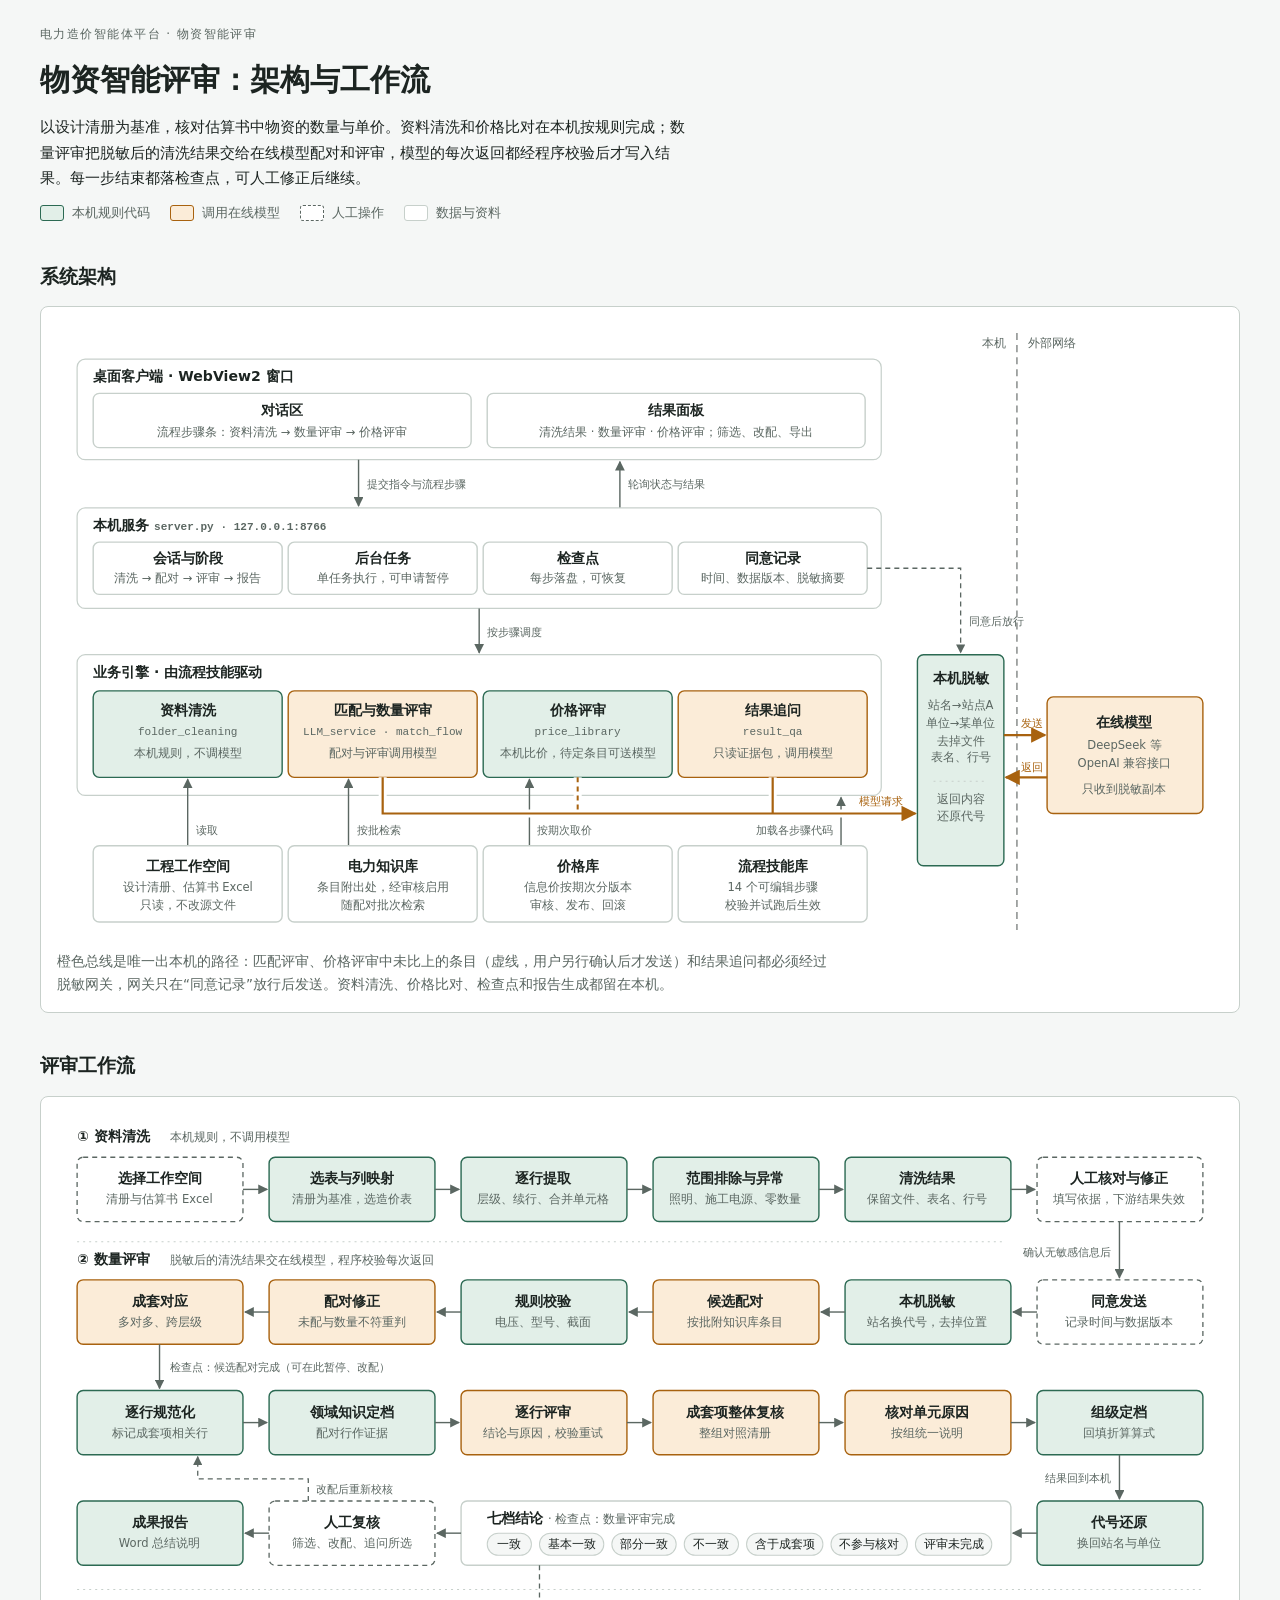
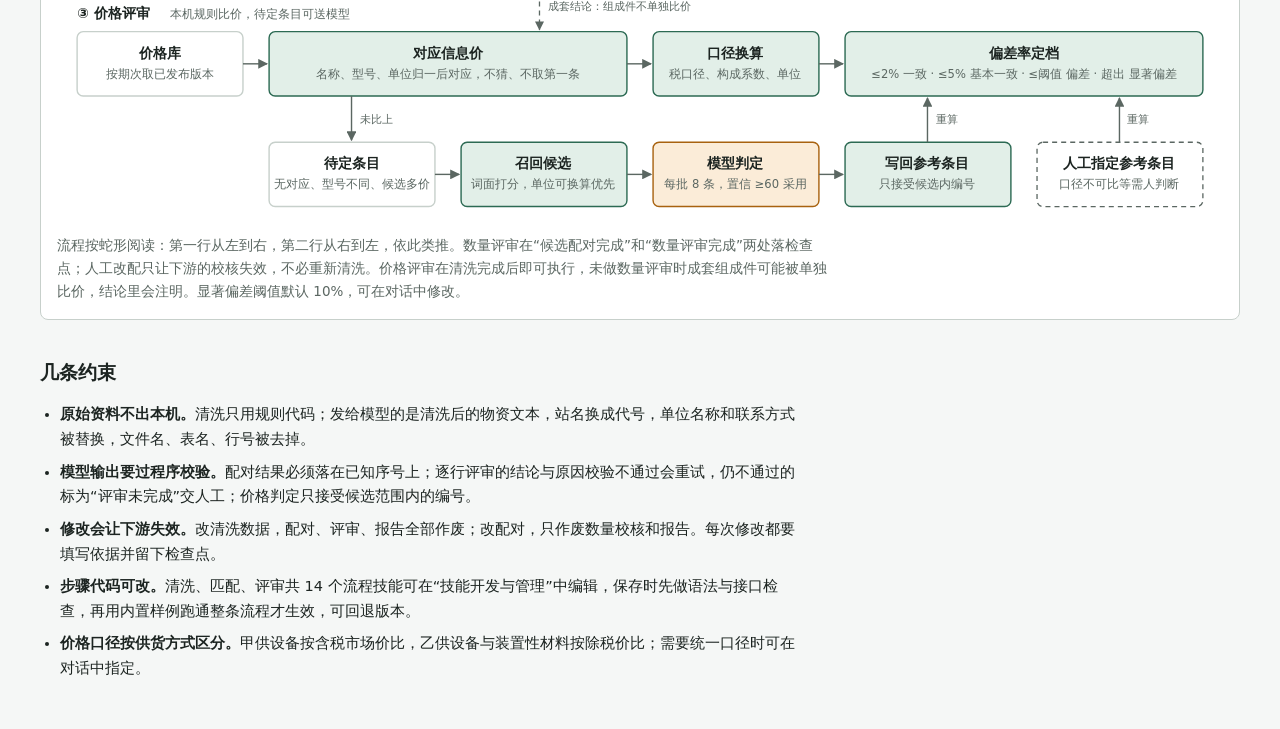
<file: static/help/material-review-flow.html>
<!doctype html>
<html lang="zh-CN">
<head>
<meta charset="utf-8">
<meta name="viewport" content="width=device-width, initial-scale=1">
<title>物资智能评审流程图</title>
<style>
/* 物资智能评审流程图：由“帮助 → 使用帮助”打开，本机静态页，不访问外网。
   版式：单栏阅读，两张横向流程图各自可横向滚动；颜色只编码“本机规则 / 在线模型 / 人工操作”三类 */
:root {
  --bg: #f5f7f6;
  --surface: #ffffff;
  --fg: #1c2421;
  --muted: #5b6762;
  --line: #c7d0cb;
  --local: #2c6a53;
  --local-tint: #e2efe8;
  --model: #a8620f;
  --model-tint: #fbecd8;
  --font-body: "Microsoft YaHei UI", "Microsoft YaHei", "PingFang SC", system-ui, sans-serif;
  --font-mono: Consolas, "Courier New", monospace;
}
html, body { margin: 0; }
body { background: var(--bg); color: var(--fg); font-family: var(--font-body); line-height: 1.7; }
.wrap { max-width: 1200px; margin: 0 auto; padding: 24px 20px 48px;
  display: grid; gap: 36px; }
header { display: grid; gap: 10px; }
.eyebrow { font-size: 12px; letter-spacing: .12em; color: var(--muted); }
h1 { margin: 0; font-size: 30px; font-weight: 700; text-wrap: balance; }
h2 { margin: 0; font-size: 19px; font-weight: 700; text-wrap: balance; }
p { margin: 0; max-width: 68ch; font-size: 15px; }
.legend { display: flex; flex-wrap: wrap; gap: 10px 20px; font-size: 13px; color: var(--muted); }
.legend span { display: inline-flex; align-items: center; gap: 8px; }
.sw { width: 22px; height: 14px; border-radius: 3px; border: 1.5px solid; display: inline-block; }
.sw.local { background: var(--local-tint); border-color: var(--local); }
.sw.model { background: var(--model-tint); border-color: var(--model); }
.sw.human { background: var(--surface); border: 1.5px dashed var(--muted); }
.sw.store { background: var(--surface); border-color: var(--line); }
section { display: grid; gap: 14px; }
figure { margin: 0; background: var(--surface); border: 1px solid var(--line); border-radius: 8px; padding: 16px; display: grid; gap: 12px; min-width: 0; }
.scroll { overflow-x: auto; }
figure svg { display: block; width: 100%; min-width: 960px; height: auto; font-family: var(--font-body); }
figcaption { font-size: 13.5px; color: var(--muted); max-width: 90ch; }
ul.notes { margin: 0; padding-left: 20px; display: grid; gap: 8px; max-width: 80ch; font-size: 14.5px; }
ul.notes b { font-weight: 600; }
code { font-family: var(--font-mono); font-size: .9em; }

/* SVG 元素 */
.box-local { fill: var(--local-tint); stroke: var(--local); stroke-width: 1.4; }
.box-model { fill: var(--model-tint); stroke: var(--model); stroke-width: 1.4; }
.box-human { fill: var(--surface); stroke: var(--muted); stroke-width: 1.3; stroke-dasharray: 5 4; }
.box-store { fill: var(--surface); stroke: var(--line); stroke-width: 1.4; }
.frame { fill: none; stroke: var(--line); stroke-width: 1.2; }
.chip { fill: var(--bg); stroke: var(--line); stroke-width: 1; }
.t { fill: var(--fg); font-size: 13.5px; font-weight: 700; }
.s { fill: var(--muted); font-size: 11.5px; }
.m { fill: var(--muted); font-size: 11px; font-family: var(--font-mono); }
.h { fill: var(--fg); font-size: 14px; font-weight: 700; }
.hs { fill: var(--muted); font-size: 12px; }
.lbl { fill: var(--muted); font-size: 11px; }
.lbl-model { fill: var(--model); font-size: 11px; font-weight: 500; }
.ct { fill: var(--fg); font-size: 11.5px; }
.ar { stroke: var(--muted); stroke-width: 1.4; fill: none; }
.ar-d { stroke: var(--muted); stroke-width: 1.3; fill: none; stroke-dasharray: 5 4; }
.bus { stroke: var(--model); stroke-width: 2.2; fill: none; }
.bus-d { stroke: var(--model); stroke-width: 2; fill: none; stroke-dasharray: 5 4; }
.halo { stroke: var(--surface); stroke-width: 8; fill: none; }
.div { stroke: var(--line); stroke-width: 1; stroke-dasharray: 2 4; }
.edge { stroke: var(--fg); stroke-width: 1.4; stroke-dasharray: 7 5; opacity: .55; }
.mk { fill: var(--muted); }
.mk-model { fill: var(--model); }
</style>
</head>
<body>

<div class="wrap">
  <header>
    <div class="eyebrow">电力造价智能体平台 · 物资智能评审</div>
    <h1>物资智能评审：架构与工作流</h1>
    <p>以设计清册为基准，核对估算书中物资的数量与单价。资料清洗和价格比对在本机按规则完成；数量评审把脱敏后的清洗结果交给在线模型配对和评审，模型的每次返回都经程序校验后才写入结果。每一步结束都落检查点，可人工修正后继续。</p>
    <div class="legend" aria-label="图例">
      <span><i class="sw local"></i>本机规则代码</span>
      <span><i class="sw model"></i>调用在线模型</span>
      <span><i class="sw human"></i>人工操作</span>
      <span><i class="sw store"></i>数据与资料</span>
    </div>
  </header>

  <section>
    <h2>系统架构</h2>
    <figure>
      <div class="scroll">
      <svg viewBox="0 0 1160 612" role="img" aria-label="系统架构：桌面客户端通过本机服务调度四个业务引擎；只有匹配评审、价格待定条目和结果追问经本机脱敏后调用外部在线模型。">
        <defs>
          <marker id="a1" viewBox="0 0 10 10" refX="9" refY="5" markerWidth="7" markerHeight="7" orient="auto-start-reverse"><path d="M0,0 L10,5 L0,10 z" class="mk"/></marker>
          <marker id="a1m" viewBox="0 0 10 10" refX="9" refY="5" markerWidth="7" markerHeight="7" orient="auto-start-reverse"><path d="M0,0 L10,5 L0,10 z" class="mk-model"/></marker>
        </defs>

        <!-- 本机 / 外部边界 -->
        <line x1="955" y1="10" x2="955" y2="604" class="edge"/>
        <text x="944" y="24" text-anchor="end" class="hs">本机</text>
        <text x="966" y="24" class="hs">外部网络</text>

        <!-- 客户端 -->
        <rect x="20" y="36" width="800" height="100" rx="8" class="frame"/>
        <text x="36" y="58" class="h">桌面客户端 · WebView2 窗口</text>
        <rect x="36" y="70" width="376" height="54" rx="6" class="box-store"/>
        <text x="224" y="92" text-anchor="middle" class="t">对话区</text>
        <text x="224" y="112" text-anchor="middle" class="s">流程步骤条：资料清洗 → 数量评审 → 价格评审</text>
        <rect x="428" y="70" width="376" height="54" rx="6" class="box-store"/>
        <text x="616" y="92" text-anchor="middle" class="t">结果面板</text>
        <text x="616" y="112" text-anchor="middle" class="s">清洗结果 · 数量评审 · 价格评审；筛选、改配、导出</text>

        <line x1="300" y1="136" x2="300" y2="182" class="ar" marker-end="url(#a1)"/>
        <text x="308" y="164" class="lbl">提交指令与流程步骤</text>
        <line x1="560" y1="184" x2="560" y2="138" class="ar" marker-end="url(#a1)"/>
        <text x="568" y="164" class="lbl">轮询状态与结果</text>

        <!-- 本机服务 -->
        <rect x="20" y="184" width="800" height="100" rx="8" class="frame"/>
        <text x="36" y="206" class="h">本机服务 <tspan class="m" font-size="12">server.py · 127.0.0.1:8766</tspan></text>
        <rect x="36" y="218" width="188" height="52" rx="6" class="box-store"/>
        <text x="130" y="239" text-anchor="middle" class="t">会话与阶段</text>
        <text x="130" y="258" text-anchor="middle" class="s">清洗 → 配对 → 评审 → 报告</text>
        <rect x="230" y="218" width="188" height="52" rx="6" class="box-store"/>
        <text x="324" y="239" text-anchor="middle" class="t">后台任务</text>
        <text x="324" y="258" text-anchor="middle" class="s">单任务执行，可申请暂停</text>
        <rect x="424" y="218" width="188" height="52" rx="6" class="box-store"/>
        <text x="518" y="239" text-anchor="middle" class="t">检查点</text>
        <text x="518" y="258" text-anchor="middle" class="s">每步落盘，可恢复</text>
        <rect x="618" y="218" width="188" height="52" rx="6" class="box-store"/>
        <text x="712" y="239" text-anchor="middle" class="t">同意记录</text>
        <text x="712" y="258" text-anchor="middle" class="s">时间、数据版本、脱敏摘要</text>

        <!-- 同意记录放行脱敏发送 -->
        <polyline points="806,244 899,244 899,328" class="ar-d" marker-end="url(#a1)"/>
        <text x="907" y="300" class="lbl">同意后放行</text>

        <line x1="420" y1="284" x2="420" y2="328" class="ar" marker-end="url(#a1)"/>
        <text x="428" y="311" class="lbl">按步骤调度</text>

        <!-- 业务引擎 -->
        <rect x="20" y="330" width="800" height="140" rx="8" class="frame"/>
        <text x="36" y="352" class="h">业务引擎 · 由流程技能驱动</text>
        <rect x="36" y="366" width="188" height="86" rx="6" class="box-local"/>
        <text x="130" y="390" text-anchor="middle" class="t">资料清洗</text>
        <text x="130" y="410" text-anchor="middle" class="m">folder_cleaning</text>
        <text x="130" y="432" text-anchor="middle" class="s">本机规则，不调模型</text>
        <rect x="230" y="366" width="188" height="86" rx="6" class="box-model"/>
        <text x="324" y="390" text-anchor="middle" class="t">匹配与数量评审</text>
        <text x="324" y="410" text-anchor="middle" class="m">LLM_service · match_flow</text>
        <text x="324" y="432" text-anchor="middle" class="s">配对与评审调用模型</text>
        <rect x="424" y="366" width="188" height="86" rx="6" class="box-local"/>
        <text x="518" y="390" text-anchor="middle" class="t">价格评审</text>
        <text x="518" y="410" text-anchor="middle" class="m">price_library</text>
        <text x="518" y="432" text-anchor="middle" class="s">本机比价，待定条目可送模型</text>
        <rect x="618" y="366" width="188" height="86" rx="6" class="box-model"/>
        <text x="712" y="390" text-anchor="middle" class="t">结果追问</text>
        <text x="712" y="410" text-anchor="middle" class="m">result_qa</text>
        <text x="712" y="432" text-anchor="middle" class="s">只读证据包，调用模型</text>

        <!-- 资料 → 引擎 -->
        <line x1="130" y1="520" x2="130" y2="454" class="ar" marker-end="url(#a1)"/>
        <text x="138" y="508" class="lbl">读取</text>
        <line x1="290" y1="520" x2="290" y2="454" class="ar" marker-end="url(#a1)"/>
        <text x="298" y="508" class="lbl">按批检索</text>
        <line x1="470" y1="520" x2="470" y2="454" class="ar" marker-end="url(#a1)"/>
        <text x="478" y="508" class="lbl">按期次取价</text>
        <line x1="780" y1="520" x2="780" y2="472" class="ar" marker-end="url(#a1)"/>
        <text x="772" y="508" class="lbl" text-anchor="end">加载各步骤代码</text>

        <!-- 模型请求总线（带底色桥接，压在资料箭头之上） -->
        <polyline points="324,452 324,488 856,488" class="halo"/>
        <line x1="518" y1="452" x2="518" y2="488" class="halo"/>
        <line x1="712" y1="452" x2="712" y2="488" class="halo"/>
        <polyline points="324,452 324,488 854,488" class="bus" marker-end="url(#a1m)"/>
        <line x1="518" y1="452" x2="518" y2="488" class="bus-d"/>
        <line x1="712" y1="452" x2="712" y2="488" class="bus"/>
        <text x="820" y="480" text-anchor="middle" class="lbl-model">模型请求</text>

        <!-- 脱敏网关 -->
        <rect x="856" y="330" width="86" height="210" rx="6" class="box-local"/>
        <text x="899" y="358" text-anchor="middle" class="t">本机脱敏</text>
        <text x="899" y="384" text-anchor="middle" class="s">站名→站点A</text>
        <text x="899" y="402" text-anchor="middle" class="s">单位→某单位</text>
        <text x="899" y="420" text-anchor="middle" class="s">去掉文件</text>
        <text x="899" y="436" text-anchor="middle" class="s">表名、行号</text>
        <line x1="872" y1="456" x2="926" y2="456" class="div"/>
        <text x="899" y="478" text-anchor="middle" class="s">返回内容</text>
        <text x="899" y="494" text-anchor="middle" class="s">还原代号</text>

        <!-- 在线模型 -->
        <rect x="985" y="372" width="155" height="116" rx="6" class="box-model"/>
        <text x="1062" y="402" text-anchor="middle" class="t">在线模型</text>
        <text x="1062" y="424" text-anchor="middle" class="s">DeepSeek 等</text>
        <text x="1062" y="442" text-anchor="middle" class="s">OpenAI 兼容接口</text>
        <text x="1062" y="468" text-anchor="middle" class="s">只收到脱敏副本</text>
        <line x1="942" y1="410" x2="983" y2="410" class="bus" marker-end="url(#a1m)"/>
        <text x="970" y="402" text-anchor="middle" class="lbl-model">发送</text>
        <line x1="985" y1="452" x2="944" y2="452" class="bus" marker-end="url(#a1m)"/>
        <text x="970" y="446" text-anchor="middle" class="lbl-model">返回</text>

        <!-- 资料与库 -->
        <rect x="36" y="520" width="188" height="76" rx="6" class="box-store"/>
        <text x="130" y="545" text-anchor="middle" class="t">工程工作空间</text>
        <text x="130" y="565" text-anchor="middle" class="s">设计清册、估算书 Excel</text>
        <text x="130" y="583" text-anchor="middle" class="s">只读，不改源文件</text>
        <rect x="230" y="520" width="188" height="76" rx="6" class="box-store"/>
        <text x="324" y="545" text-anchor="middle" class="t">电力知识库</text>
        <text x="324" y="565" text-anchor="middle" class="s">条目附出处，经审核启用</text>
        <text x="324" y="583" text-anchor="middle" class="s">随配对批次检索</text>
        <rect x="424" y="520" width="188" height="76" rx="6" class="box-store"/>
        <text x="518" y="545" text-anchor="middle" class="t">价格库</text>
        <text x="518" y="565" text-anchor="middle" class="s">信息价按期次分版本</text>
        <text x="518" y="583" text-anchor="middle" class="s">审核、发布、回滚</text>
        <rect x="618" y="520" width="188" height="76" rx="6" class="box-store"/>
        <text x="712" y="545" text-anchor="middle" class="t">流程技能库</text>
        <text x="712" y="565" text-anchor="middle" class="s">14 个可编辑步骤</text>
        <text x="712" y="583" text-anchor="middle" class="s">校验并试跑后生效</text>
      </svg>
      </div>
      <figcaption>橙色总线是唯一出本机的路径：匹配评审、价格评审中未比上的条目（虚线，用户另行确认后才发送）和结果追问都必须经过脱敏网关，网关只在“同意记录”放行后发送。资料清洗、价格比对、检查点和报告生成都留在本机。</figcaption>
    </figure>
  </section>

  <section>
    <h2>评审工作流</h2>
    <figure>
      <div class="scroll">
      <svg viewBox="0 0 1160 706" role="img" aria-label="评审工作流：资料清洗六步在本机完成；数量评审先脱敏，再经候选配对、规则校验、配对修正、成套对应，随后逐行与组级评审，结果还原后给出七档结论；价格评审对应信息价、换算口径后按偏差率定档，未比上的条目可召回候选交模型判定。">
        <defs>
          <marker id="a2" viewBox="0 0 10 10" refX="9" refY="5" markerWidth="7" markerHeight="7" orient="auto-start-reverse"><path d="M0,0 L10,5 L0,10 z" class="mk"/></marker>
        </defs>

        <!-- ① 资料清洗 -->
        <text x="20" y="28" class="h">① 资料清洗</text>
        <text x="112" y="28" class="hs">本机规则，不调用模型</text>
        <rect x="20" y="44" width="165" height="64" rx="6" class="box-human"/>
        <text x="102" y="70" text-anchor="middle" class="t">选择工作空间</text>
        <text x="102" y="90" text-anchor="middle" class="s">清册与估算书 Excel</text>
        <rect x="211" y="44" width="165" height="64" rx="6" class="box-local"/>
        <text x="293" y="70" text-anchor="middle" class="t">选表与列映射</text>
        <text x="293" y="90" text-anchor="middle" class="s">清册为基准，选造价表</text>
        <rect x="402" y="44" width="165" height="64" rx="6" class="box-local"/>
        <text x="484" y="70" text-anchor="middle" class="t">逐行提取</text>
        <text x="484" y="90" text-anchor="middle" class="s">层级、续行、合并单元格</text>
        <rect x="593" y="44" width="165" height="64" rx="6" class="box-local"/>
        <text x="675" y="70" text-anchor="middle" class="t">范围排除与异常</text>
        <text x="675" y="90" text-anchor="middle" class="s">照明、施工电源、零数量</text>
        <rect x="784" y="44" width="165" height="64" rx="6" class="box-local"/>
        <text x="866" y="70" text-anchor="middle" class="t">清洗结果</text>
        <text x="866" y="90" text-anchor="middle" class="s">保留文件、表名、行号</text>
        <rect x="975" y="44" width="165" height="64" rx="6" class="box-human"/>
        <text x="1057" y="70" text-anchor="middle" class="t">人工核对与修正</text>
        <text x="1057" y="90" text-anchor="middle" class="s">填写依据，下游结果失效</text>
        <line x1="185" y1="76" x2="209" y2="76" class="ar" marker-end="url(#a2)"/>
        <line x1="376" y1="76" x2="400" y2="76" class="ar" marker-end="url(#a2)"/>
        <line x1="567" y1="76" x2="591" y2="76" class="ar" marker-end="url(#a2)"/>
        <line x1="758" y1="76" x2="782" y2="76" class="ar" marker-end="url(#a2)"/>
        <line x1="949" y1="76" x2="973" y2="76" class="ar" marker-end="url(#a2)"/>

        <line x1="20" y1="128" x2="940" y2="128" class="div"/>
        <line x1="1057" y1="108" x2="1057" y2="164" class="ar" marker-end="url(#a2)"/>
        <text x="1049" y="142" text-anchor="end" class="lbl">确认无敏感信息后</text>

        <!-- ② 数量评审 -->
        <text x="20" y="150" class="h">② 数量评审</text>
        <text x="112" y="150" class="hs">脱敏后的清洗结果交在线模型，程序校验每次返回</text>
        <!-- 2a：右 → 左 -->
        <rect x="975" y="166" width="165" height="64" rx="6" class="box-human"/>
        <text x="1057" y="192" text-anchor="middle" class="t">同意发送</text>
        <text x="1057" y="212" text-anchor="middle" class="s">记录时间与数据版本</text>
        <rect x="784" y="166" width="165" height="64" rx="6" class="box-local"/>
        <text x="866" y="192" text-anchor="middle" class="t">本机脱敏</text>
        <text x="866" y="212" text-anchor="middle" class="s">站名换代号，去掉位置</text>
        <rect x="593" y="166" width="165" height="64" rx="6" class="box-model"/>
        <text x="675" y="192" text-anchor="middle" class="t">候选配对</text>
        <text x="675" y="212" text-anchor="middle" class="s">按批附知识库条目</text>
        <rect x="402" y="166" width="165" height="64" rx="6" class="box-local"/>
        <text x="484" y="192" text-anchor="middle" class="t">规则校验</text>
        <text x="484" y="212" text-anchor="middle" class="s">电压、型号、截面</text>
        <rect x="211" y="166" width="165" height="64" rx="6" class="box-model"/>
        <text x="293" y="192" text-anchor="middle" class="t">配对修正</text>
        <text x="293" y="212" text-anchor="middle" class="s">未配与数量不符重判</text>
        <rect x="20" y="166" width="165" height="64" rx="6" class="box-model"/>
        <text x="102" y="192" text-anchor="middle" class="t">成套对应</text>
        <text x="102" y="212" text-anchor="middle" class="s">多对多、跨层级</text>
        <line x1="975" y1="198" x2="951" y2="198" class="ar" marker-end="url(#a2)"/>
        <line x1="784" y1="198" x2="760" y2="198" class="ar" marker-end="url(#a2)"/>
        <line x1="593" y1="198" x2="569" y2="198" class="ar" marker-end="url(#a2)"/>
        <line x1="402" y1="198" x2="378" y2="198" class="ar" marker-end="url(#a2)"/>
        <line x1="211" y1="198" x2="187" y2="198" class="ar" marker-end="url(#a2)"/>

        <line x1="102" y1="230" x2="102" y2="274" class="ar" marker-end="url(#a2)"/>
        <text x="112" y="257" class="lbl">检查点：候选配对完成（可在此暂停、改配）</text>

        <!-- 2b：左 → 右 -->
        <rect x="20" y="276" width="165" height="64" rx="6" class="box-local"/>
        <text x="102" y="302" text-anchor="middle" class="t">逐行规范化</text>
        <text x="102" y="322" text-anchor="middle" class="s">标记成套项相关行</text>
        <rect x="211" y="276" width="165" height="64" rx="6" class="box-local"/>
        <text x="293" y="302" text-anchor="middle" class="t">领域知识定档</text>
        <text x="293" y="322" text-anchor="middle" class="s">配对行作证据</text>
        <rect x="402" y="276" width="165" height="64" rx="6" class="box-model"/>
        <text x="484" y="302" text-anchor="middle" class="t">逐行评审</text>
        <text x="484" y="322" text-anchor="middle" class="s">结论与原因，校验重试</text>
        <rect x="593" y="276" width="165" height="64" rx="6" class="box-model"/>
        <text x="675" y="302" text-anchor="middle" class="t">成套项整体复核</text>
        <text x="675" y="322" text-anchor="middle" class="s">整组对照清册</text>
        <rect x="784" y="276" width="165" height="64" rx="6" class="box-model"/>
        <text x="866" y="302" text-anchor="middle" class="t">核对单元原因</text>
        <text x="866" y="322" text-anchor="middle" class="s">按组统一说明</text>
        <rect x="975" y="276" width="165" height="64" rx="6" class="box-local"/>
        <text x="1057" y="302" text-anchor="middle" class="t">组级定档</text>
        <text x="1057" y="322" text-anchor="middle" class="s">回填折算算式</text>
        <line x1="185" y1="308" x2="209" y2="308" class="ar" marker-end="url(#a2)"/>
        <line x1="376" y1="308" x2="400" y2="308" class="ar" marker-end="url(#a2)"/>
        <line x1="567" y1="308" x2="591" y2="308" class="ar" marker-end="url(#a2)"/>
        <line x1="758" y1="308" x2="782" y2="308" class="ar" marker-end="url(#a2)"/>
        <line x1="949" y1="308" x2="973" y2="308" class="ar" marker-end="url(#a2)"/>

        <line x1="1057" y1="340" x2="1057" y2="384" class="ar" marker-end="url(#a2)"/>
        <text x="1049" y="367" text-anchor="end" class="lbl">结果回到本机</text>

        <!-- 2c：右 → 左 -->
        <rect x="975" y="386" width="165" height="64" rx="6" class="box-local"/>
        <text x="1057" y="412" text-anchor="middle" class="t">代号还原</text>
        <text x="1057" y="432" text-anchor="middle" class="s">换回站名与单位</text>
        <rect x="402" y="386" width="547" height="64" rx="6" class="box-store"/>
        <text x="428" y="408" class="t">七档结论 <tspan class="s" font-weight="400">· 检查点：数量评审完成</tspan></text>
        <g>
          <rect x="428" y="418" width="44" height="22" rx="11" class="chip"/><text x="450" y="433" text-anchor="middle" class="ct">一致</text>
          <rect x="480" y="418" width="64" height="22" rx="11" class="chip"/><text x="512" y="433" text-anchor="middle" class="ct">基本一致</text>
          <rect x="552" y="418" width="64" height="22" rx="11" class="chip"/><text x="584" y="433" text-anchor="middle" class="ct">部分一致</text>
          <rect x="624" y="418" width="54" height="22" rx="11" class="chip"/><text x="651" y="433" text-anchor="middle" class="ct">不一致</text>
          <rect x="686" y="418" width="76" height="22" rx="11" class="chip"/><text x="724" y="433" text-anchor="middle" class="ct">含于成套项</text>
          <rect x="770" y="418" width="76" height="22" rx="11" class="chip"/><text x="808" y="433" text-anchor="middle" class="ct">不参与核对</text>
          <rect x="854" y="418" width="76" height="22" rx="11" class="chip"/><text x="892" y="433" text-anchor="middle" class="ct">评审未完成</text>
        </g>
        <rect x="211" y="386" width="165" height="64" rx="6" class="box-human"/>
        <text x="293" y="412" text-anchor="middle" class="t">人工复核</text>
        <text x="293" y="432" text-anchor="middle" class="s">筛选、改配、追问所选</text>
        <rect x="20" y="386" width="165" height="64" rx="6" class="box-local"/>
        <text x="102" y="412" text-anchor="middle" class="t">成果报告</text>
        <text x="102" y="432" text-anchor="middle" class="s">Word 总结说明</text>
        <line x1="975" y1="418" x2="951" y2="418" class="ar" marker-end="url(#a2)"/>
        <line x1="402" y1="418" x2="378" y2="418" class="ar" marker-end="url(#a2)"/>
        <line x1="211" y1="418" x2="187" y2="418" class="ar" marker-end="url(#a2)"/>

        <!-- 改配回环 -->
        <polyline points="250,386 250,364 140,364 140,342" class="ar-d" marker-end="url(#a2)"/>
        <text x="258" y="378" class="lbl">改配后重新校核</text>

        <line x1="20" y1="474" x2="1140" y2="474" class="div"/>

        <!-- ③ 价格评审 -->
        <text x="20" y="502" class="h">③ 价格评审</text>
        <text x="112" y="502" class="hs">本机规则比价，待定条目可送模型</text>
        <line x1="480" y1="450" x2="480" y2="514" class="ar-d" marker-end="url(#a2)"/>
        <text x="488" y="494" class="lbl">成套结论：组成件不单独比价</text>

        <rect x="20" y="516" width="165" height="64" rx="6" class="box-store"/>
        <text x="102" y="542" text-anchor="middle" class="t">价格库</text>
        <text x="102" y="562" text-anchor="middle" class="s">按期次取已发布版本</text>
        <rect x="211" y="516" width="356" height="64" rx="6" class="box-local"/>
        <text x="389" y="542" text-anchor="middle" class="t">对应信息价</text>
        <text x="389" y="562" text-anchor="middle" class="s">名称、型号、单位归一后对应，不猜、不取第一条</text>
        <rect x="593" y="516" width="165" height="64" rx="6" class="box-local"/>
        <text x="675" y="542" text-anchor="middle" class="t">口径换算</text>
        <text x="675" y="562" text-anchor="middle" class="s">税口径、构成系数、单位</text>
        <rect x="784" y="516" width="356" height="64" rx="6" class="box-local"/>
        <text x="962" y="542" text-anchor="middle" class="t">偏差率定档</text>
        <text x="962" y="562" text-anchor="middle" class="s">≤2% 一致 · ≤5% 基本一致 · ≤阈值 偏差 · 超出 显著偏差</text>
        <line x1="185" y1="548" x2="209" y2="548" class="ar" marker-end="url(#a2)"/>
        <line x1="567" y1="548" x2="591" y2="548" class="ar" marker-end="url(#a2)"/>
        <line x1="758" y1="548" x2="782" y2="548" class="ar" marker-end="url(#a2)"/>

        <line x1="293" y1="580" x2="293" y2="624" class="ar" marker-end="url(#a2)"/>
        <text x="301" y="607" class="lbl">未比上</text>

        <rect x="211" y="626" width="165" height="64" rx="6" class="box-store"/>
        <text x="293" y="652" text-anchor="middle" class="t">待定条目</text>
        <text x="293" y="672" text-anchor="middle" class="s">无对应、型号不同、候选多价</text>
        <rect x="402" y="626" width="165" height="64" rx="6" class="box-local"/>
        <text x="484" y="652" text-anchor="middle" class="t">召回候选</text>
        <text x="484" y="672" text-anchor="middle" class="s">词面打分，单位可换算优先</text>
        <rect x="593" y="626" width="165" height="64" rx="6" class="box-model"/>
        <text x="675" y="652" text-anchor="middle" class="t">模型判定</text>
        <text x="675" y="672" text-anchor="middle" class="s">每批 8 条，置信 ≥60 采用</text>
        <rect x="784" y="626" width="165" height="64" rx="6" class="box-local"/>
        <text x="866" y="652" text-anchor="middle" class="t">写回参考条目</text>
        <text x="866" y="672" text-anchor="middle" class="s">只接受候选内编号</text>
        <rect x="975" y="626" width="165" height="64" rx="6" class="box-human"/>
        <text x="1057" y="652" text-anchor="middle" class="t">人工指定参考条目</text>
        <text x="1057" y="672" text-anchor="middle" class="s">口径不可比等需人判断</text>
        <line x1="376" y1="658" x2="400" y2="658" class="ar" marker-end="url(#a2)"/>
        <line x1="567" y1="658" x2="591" y2="658" class="ar" marker-end="url(#a2)"/>
        <line x1="758" y1="658" x2="782" y2="658" class="ar" marker-end="url(#a2)"/>
        <line x1="866" y1="626" x2="866" y2="582" class="ar" marker-end="url(#a2)"/>
        <text x="874" y="607" class="lbl">重算</text>
        <line x1="1057" y1="626" x2="1057" y2="582" class="ar" marker-end="url(#a2)"/>
        <text x="1065" y="607" class="lbl">重算</text>
      </svg>
      </div>
      <figcaption>流程按蛇形阅读：第一行从左到右，第二行从右到左，依此类推。数量评审在“候选配对完成”和“数量评审完成”两处落检查点；人工改配只让下游的校核失效，不必重新清洗。价格评审在清洗完成后即可执行，未做数量评审时成套组成件可能被单独比价，结论里会注明。显著偏差阈值默认 10%，可在对话中修改。</figcaption>
    </figure>
  </section>

  <section>
    <h2>几条约束</h2>
    <ul class="notes">
      <li><b>原始资料不出本机。</b>清洗只用规则代码；发给模型的是清洗后的物资文本，站名换成代号，单位名称和联系方式被替换，文件名、表名、行号被去掉。</li>
      <li><b>模型输出要过程序校验。</b>配对结果必须落在已知序号上；逐行评审的结论与原因校验不通过会重试，仍不通过的标为“评审未完成”交人工；价格判定只接受候选范围内的编号。</li>
      <li><b>修改会让下游失效。</b>改清洗数据，配对、评审、报告全部作废；改配对，只作废数量校核和报告。每次修改都要填写依据并留下检查点。</li>
      <li><b>步骤代码可改。</b>清洗、匹配、评审共 14 个流程技能可在“技能开发与管理”中编辑，保存时先做语法与接口检查，再用内置样例跑通整条流程才生效，可回退版本。</li>
      <li><b>价格口径按供货方式区分。</b>甲供设备按含税市场价比，乙供设备与装置性材料按除税价比；需要统一口径时可在对话中指定。</li>
    </ul>
  </section>
</div>
</body>
</html>
</file>
